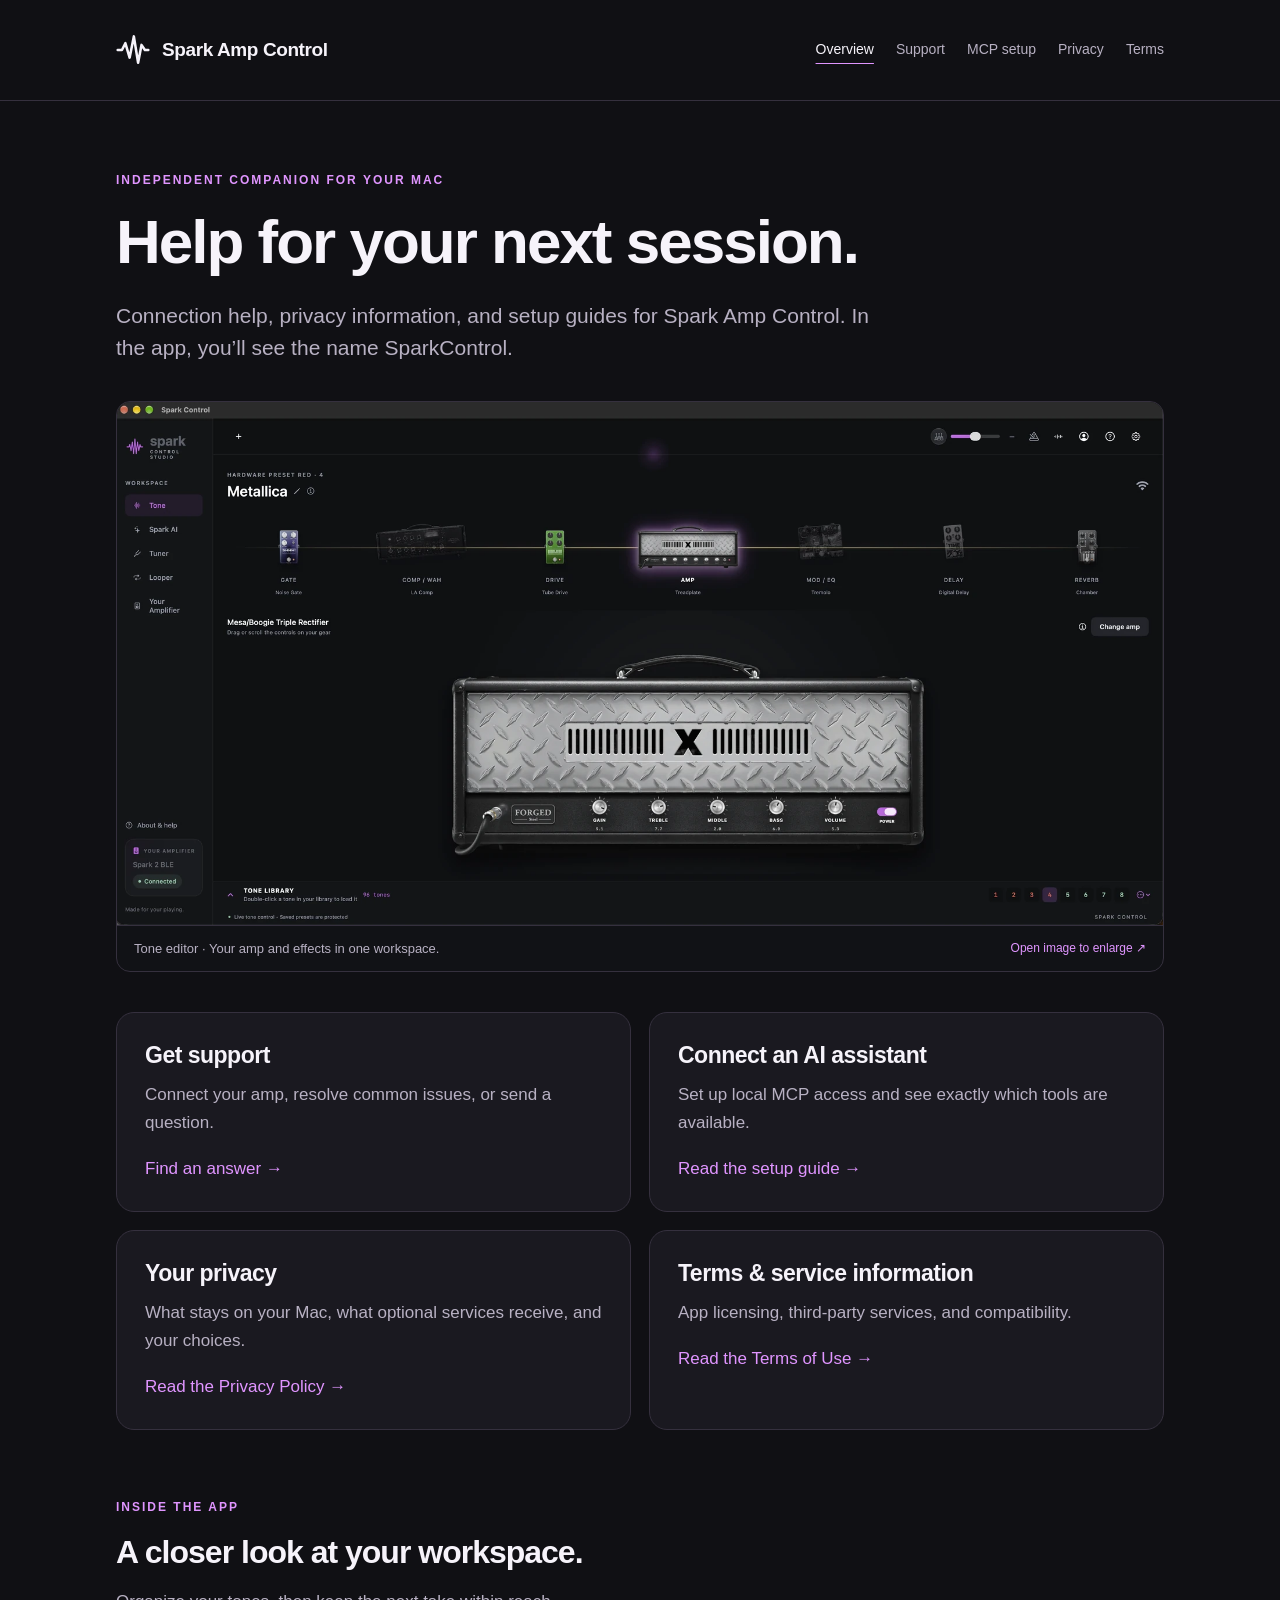
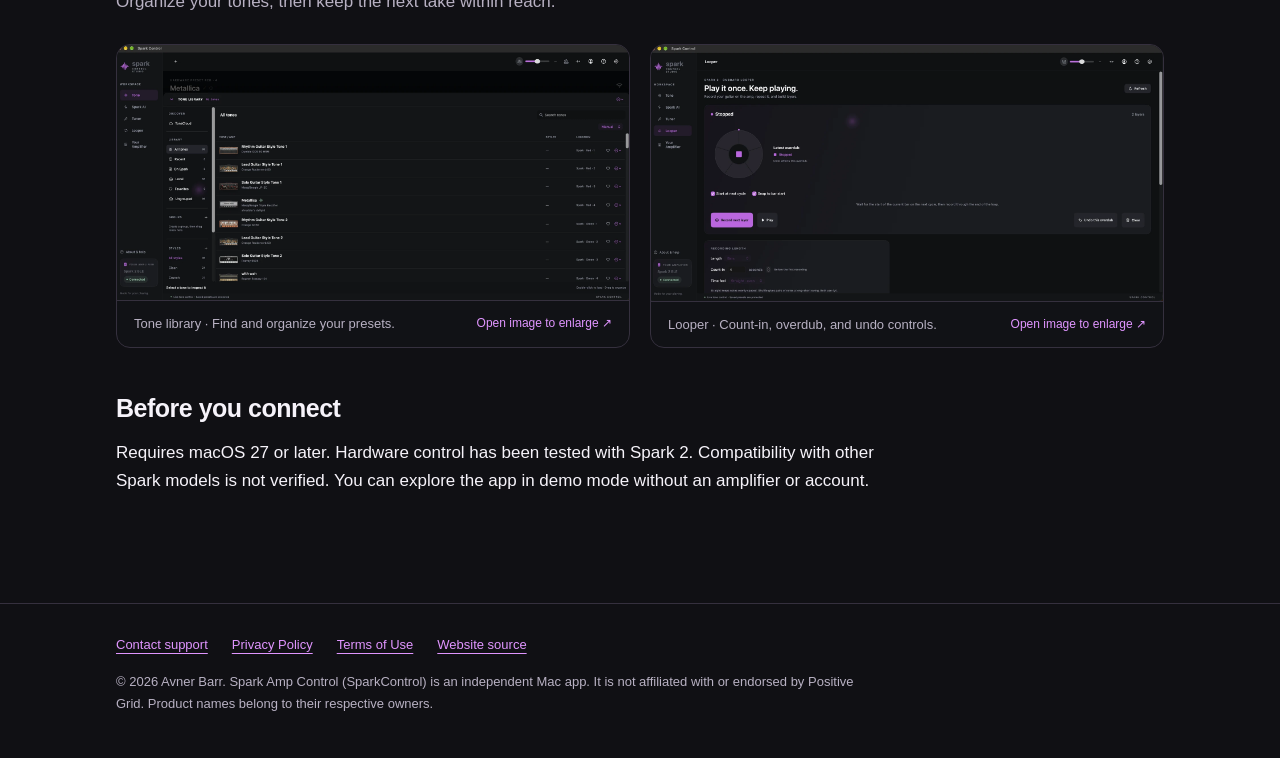
<file: index.html>
<!doctype html>
<html lang="en"><head><meta charset="utf-8"><meta name="viewport" content="width=device-width, initial-scale=1"><meta name="description" content="Help, privacy information, terms, and MCP setup for Spark Amp Control on macOS."><meta name="color-scheme" content="dark"><title>Support &amp; information · Spark Amp Control</title><link rel="stylesheet" href="./assets/site.css"><link rel="icon" type="image/svg+xml" href="./assets/icon.svg"></head>
<body><a class="skip" href="#main">Skip to content</a><header><div class="wrap header"><a class="brand" href="./index.html"><svg class="mark" viewBox="0 0 40 40" fill="none" aria-hidden="true"><path d="M2 20h5l4-8 5 17 5-25 5 31 4-21 4 6h4" stroke="currentColor" stroke-width="3" stroke-linecap="round" stroke-linejoin="round"/></svg>Spark Amp Control</a><nav aria-label="Main navigation"><a href="./index.html" aria-current="page">Overview</a><a href="./support/">Support</a><a href="./mcp/">MCP setup</a><a href="./privacy/">Privacy</a><a href="./terms/">Terms</a></nav></div></header><div class="wrap"><main id="main"><p class="eyebrow">Independent companion for your Mac</p><h1>Help for your next session.</h1><p class="lead">Connection help, privacy information, and setup guides for Spark Amp Control. In the app, you’ll see the name SparkControl.</p><figure class="product-shot hero-shot"><a href="./assets/screenshots/tone-editor.webp" target="_blank" rel="noopener" aria-label="View larger: SparkControl tone editor with an amp, effect chain, and live controls"><img src="./assets/screenshots/tone-editor.webp" alt="SparkControl tone editor with an amp, effect chain, and live controls" width="1800" height="900" fetchpriority="high" decoding="async"></a><figcaption>Tone editor · Your amp and effects in one workspace.<span>Open image to enlarge ↗</span></figcaption></figure><div class="grid"><a class="card" href="support/"><h2>Get support</h2><p>Connect your amp, resolve common issues, or send a question.</p><span class="arrow">Find an answer →</span></a><a class="card" href="mcp/"><h2>Connect an AI assistant</h2><p>Set up local MCP access and see exactly which tools are available.</p><span class="arrow">Read the setup guide →</span></a><a class="card" href="privacy/"><h2>Your privacy</h2><p>What stays on your Mac, what optional services receive, and your choices.</p><span class="arrow">Read the Privacy Policy →</span></a><a class="card" href="terms/"><h2>Terms & service information</h2><p>App licensing, third-party services, and compatibility.</p><span class="arrow">Read the Terms of Use →</span></a></div><section class="screenshot-section" aria-labelledby="workspace-heading"><p class="eyebrow">Inside the app</p><h2 id="workspace-heading">A closer look at your workspace.</h2><p class="muted">Organize your tones, then keep the next take within reach.</p><div class="screenshot-grid"><figure class="product-shot"><a href="./assets/screenshots/tone-library.webp" target="_blank" rel="noopener" aria-label="View larger: Tone library showing presets, style filters, search, and hardware locations"><img src="./assets/screenshots/tone-library.webp" alt="Tone library showing presets, style filters, search, and hardware locations" width="1800" height="898" loading="lazy" decoding="async"></a><figcaption>Tone library · Find and organize your presets.<span>Open image to enlarge ↗</span></figcaption></figure><figure class="product-shot"><a href="./assets/screenshots/looper.webp" target="_blank" rel="noopener" aria-label="View larger: Onboard looper controls showing a stopped latest overdub, count-in, and snap options"><img src="./assets/screenshots/looper.webp" alt="Onboard looper controls showing a stopped latest overdub, count-in, and snap options" width="1800" height="900" loading="lazy" decoding="async"></a><figcaption>Looper · Count-in, overdub, and undo controls.<span>Open image to enlarge ↗</span></figcaption></figure></div></section><div class="prose"><h2>Before you connect</h2><p>Requires macOS 27 or later. Hardware control has been tested with Spark 2. Compatibility with other Spark models is not verified. You can explore the app in demo mode without an amplifier or account.</p></div></main></div><footer><div class="wrap"><div class="footer-links"><a href="./support/">Contact support</a><a href="./privacy/">Privacy Policy</a><a href="./terms/">Terms of Use</a><a href="https://github.com/sparkcontrolapp/tos">Website source</a></div><p>© 2026 Avner Barr. Spark Amp Control (SparkControl) is an independent Mac app. It is not affiliated with or endorsed by Positive Grid. Product names belong to their respective owners.</p></div></footer></body></html>
</file>
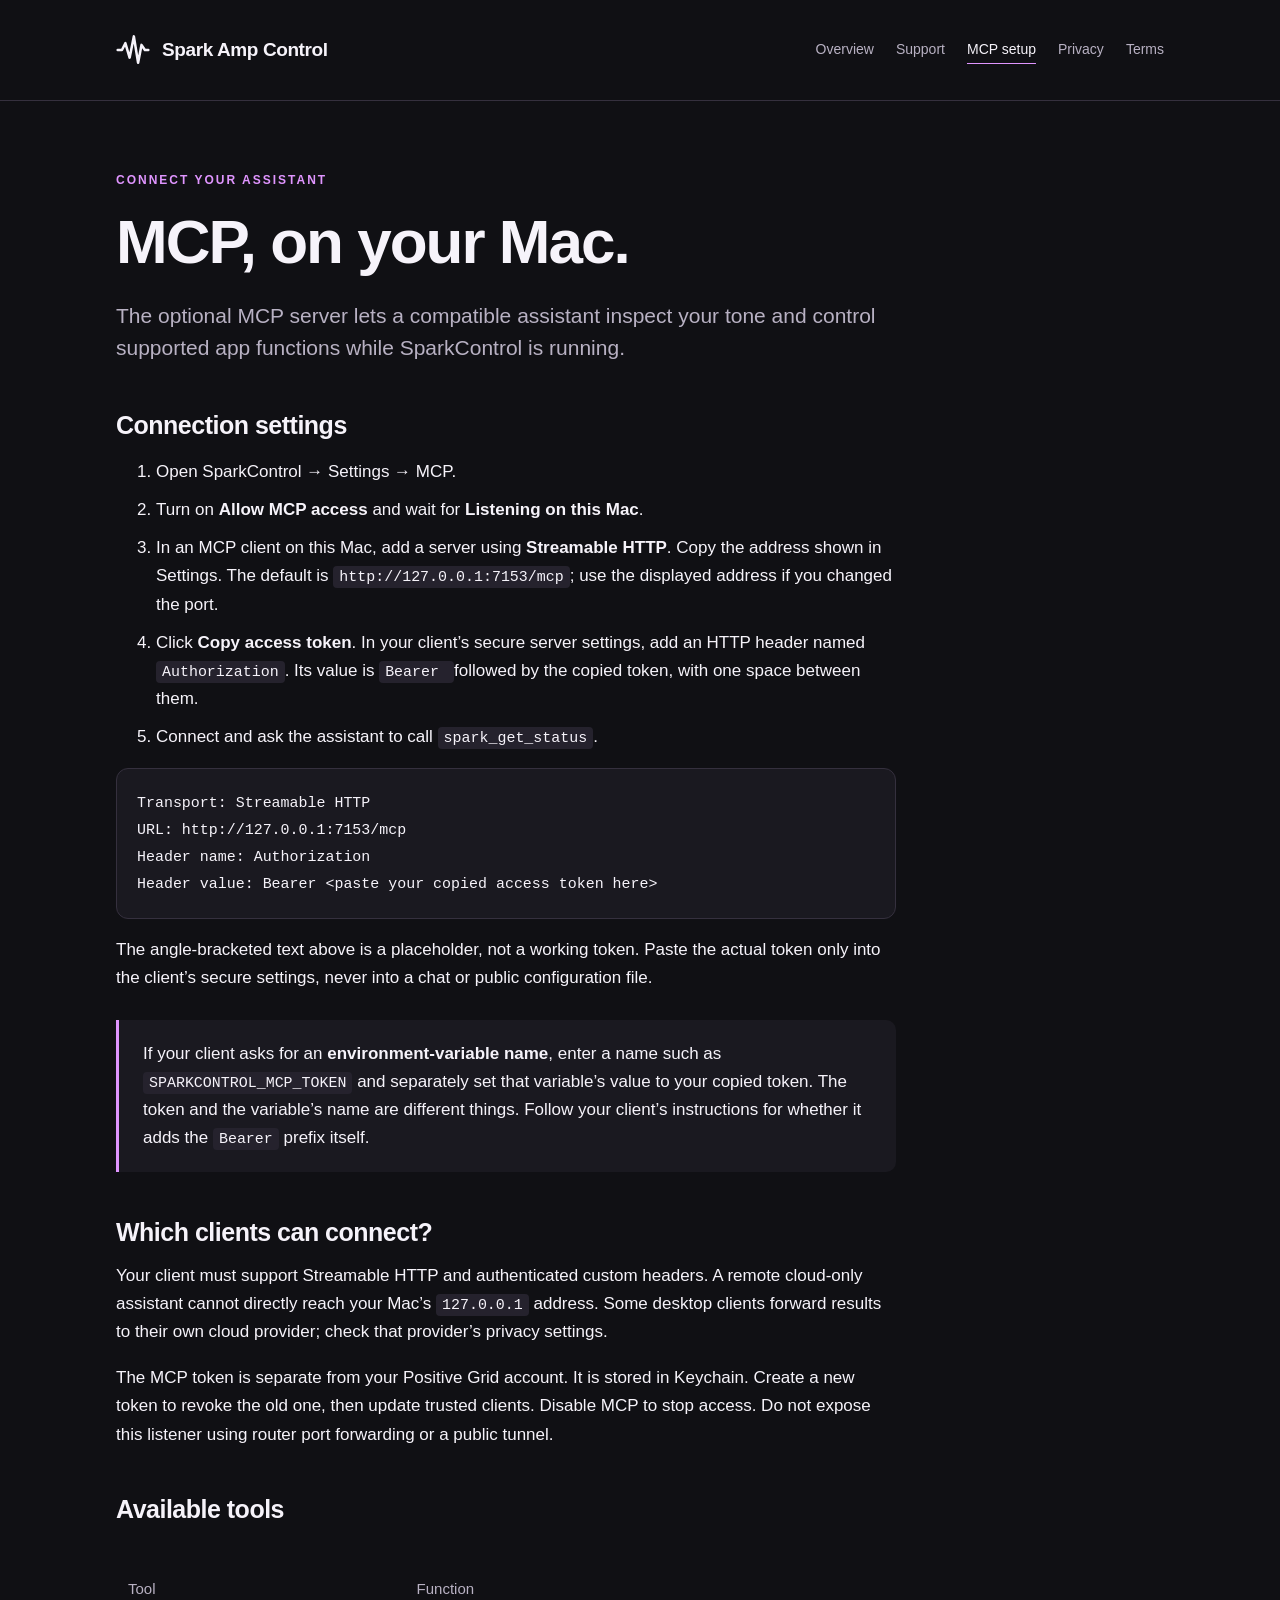
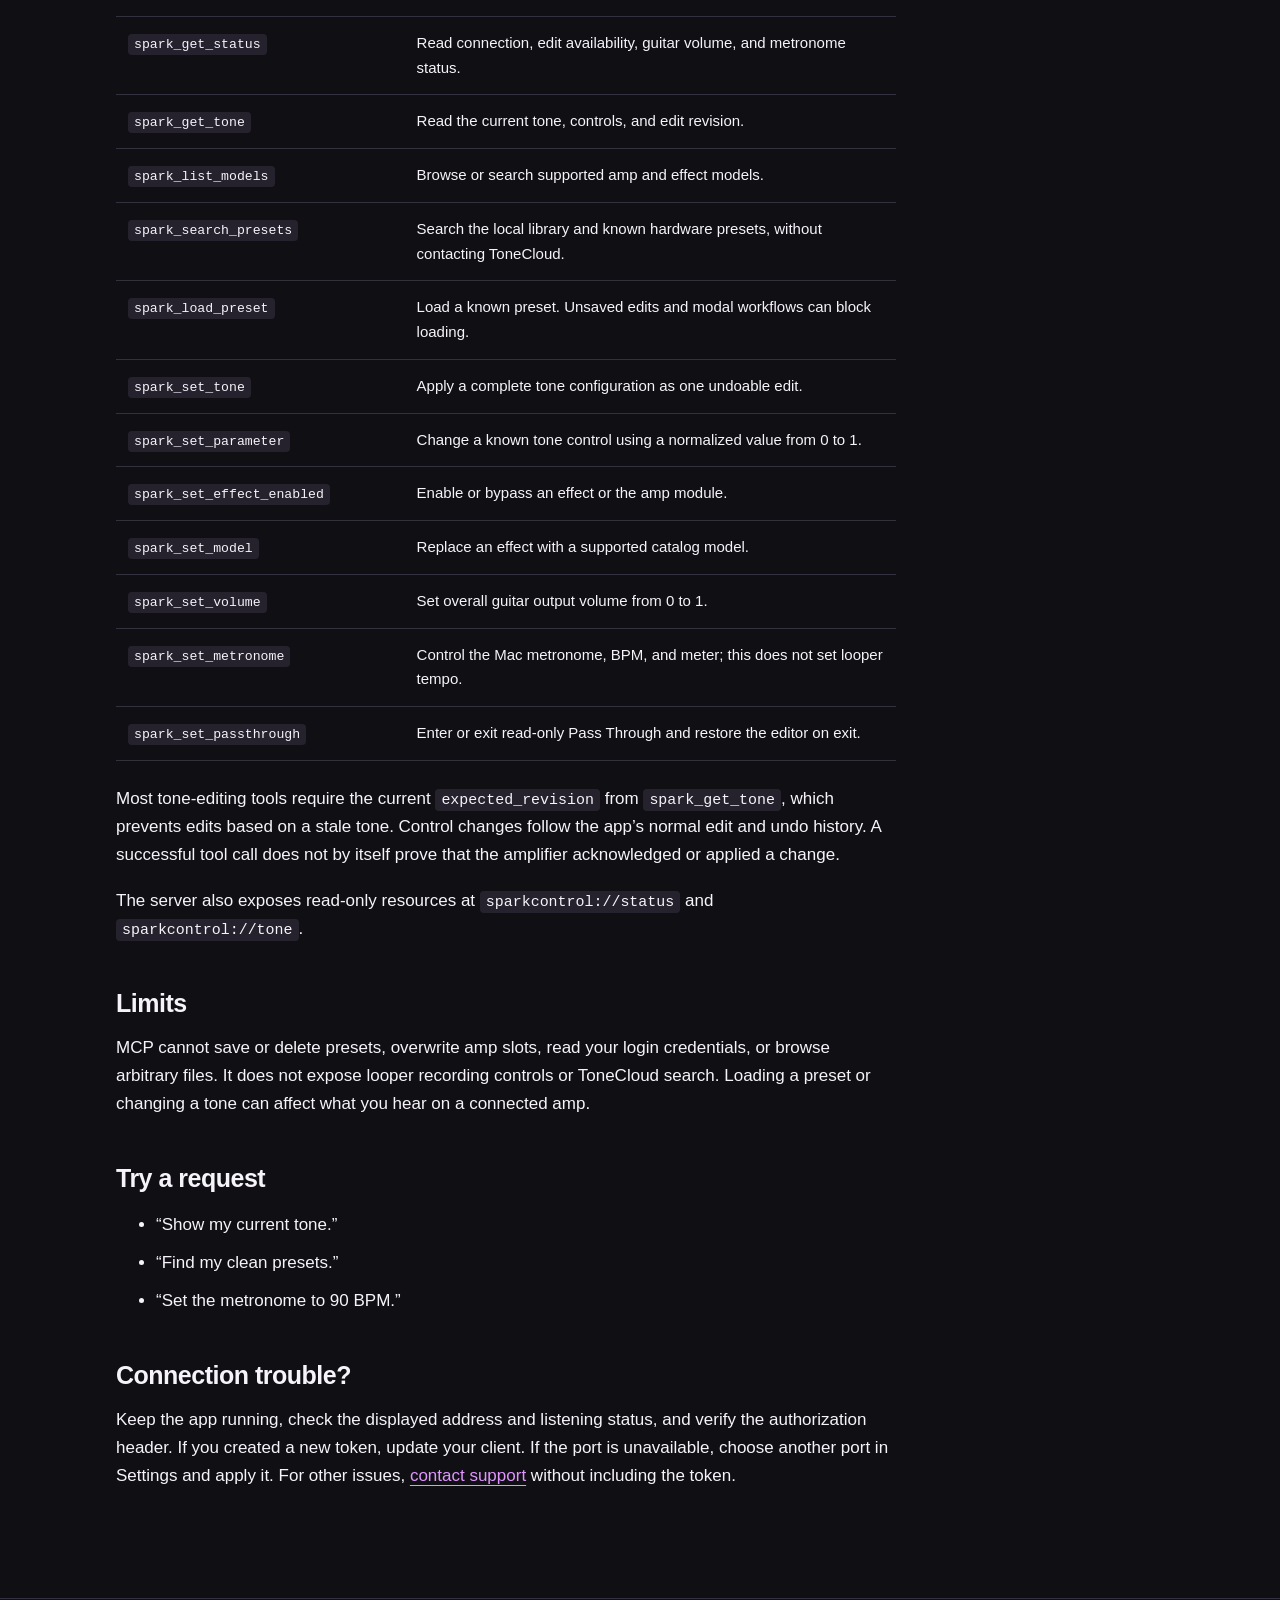
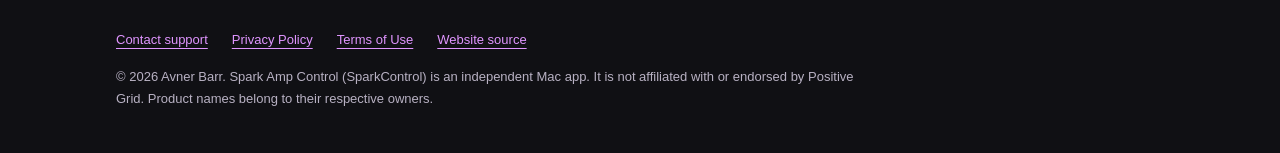
<file: mcp/index.html>
<!doctype html>
<html lang="en"><head><meta charset="utf-8"><meta name="viewport" content="width=device-width, initial-scale=1"><meta name="description" content="Connect a compatible AI assistant to the optional local SparkControl MCP server and learn which tools it exposes."><meta name="color-scheme" content="dark"><title>MCP setup · Spark Amp Control</title><link rel="stylesheet" href="../assets/site.css"><link rel="icon" type="image/svg+xml" href="../assets/icon.svg"></head>
<body><a class="skip" href="#main">Skip to content</a><header><div class="wrap header"><a class="brand" href="../index.html"><svg class="mark" viewBox="0 0 40 40" fill="none" aria-hidden="true"><path d="M2 20h5l4-8 5 17 5-25 5 31 4-21 4 6h4" stroke="currentColor" stroke-width="3" stroke-linecap="round" stroke-linejoin="round"/></svg>Spark Amp Control</a><nav aria-label="Main navigation"><a href="../index.html">Overview</a><a href="../support/">Support</a><a href="../mcp/" aria-current="page">MCP setup</a><a href="../privacy/">Privacy</a><a href="../terms/">Terms</a></nav></div></header><div class="wrap"><main id="main"><p class="eyebrow">Connect your assistant</p><h1>MCP, on your Mac.</h1><p class="lead">The optional MCP server lets a compatible assistant inspect your tone and control supported app functions while SparkControl is running.</p><div class="prose"><h2>Connection settings</h2><ol><li>Open SparkControl → Settings → MCP.</li><li>Turn on <strong>Allow MCP access</strong> and wait for <strong>Listening on this Mac</strong>.</li><li>In an MCP client on this Mac, add a server using <strong>Streamable HTTP</strong>. Copy the address shown in Settings. The default is <code>http://127.0.0.1:7153/mcp</code>; use the displayed address if you changed the port.</li><li>Click <strong>Copy access token</strong>. In your client’s secure server settings, add an HTTP header named <code>Authorization</code>. Its value is <code>Bearer </code> followed by the copied token, with one space between them.</li><li>Connect and ask the assistant to call <code>spark_get_status</code>.</li></ol><pre><code>Transport: Streamable HTTP
URL: http://127.0.0.1:7153/mcp
Header name: Authorization
Header value: Bearer &lt;paste your copied access token here&gt;</code></pre><p>The angle-bracketed text above is a placeholder, not a working token. Paste the actual token only into the client’s secure settings, never into a chat or public configuration file.</p><div class="note"><p>If your client asks for an <strong>environment-variable name</strong>, enter a name such as <code>SPARKCONTROL_MCP_TOKEN</code> and separately set that variable’s value to your copied token. The token and the variable’s name are different things. Follow your client’s instructions for whether it adds the <code>Bearer</code> prefix itself.</p></div><h2>Which clients can connect?</h2><p>Your client must support Streamable HTTP and authenticated custom headers. A remote cloud-only assistant cannot directly reach your Mac’s <code>127.0.0.1</code> address. Some desktop clients forward results to their own cloud provider; check that provider’s privacy settings.</p><p>The MCP token is separate from your Positive Grid account. It is stored in Keychain. Create a new token to revoke the old one, then update trusted clients. Disable MCP to stop access. Do not expose this listener using router port forwarding or a public tunnel.</p><h2>Available tools</h2><div class="table-wrap"><table><thead><tr><th scope="col">Tool</th><th scope="col">Function</th></tr></thead><tbody><tr><td><code>spark_get_status</code></td><td>Read connection, edit availability, guitar volume, and metronome status.</td></tr><tr><td><code>spark_get_tone</code></td><td>Read the current tone, controls, and edit revision.</td></tr><tr><td><code>spark_list_models</code></td><td>Browse or search supported amp and effect models.</td></tr><tr><td><code>spark_search_presets</code></td><td>Search the local library and known hardware presets, without contacting ToneCloud.</td></tr><tr><td><code>spark_load_preset</code></td><td>Load a known preset. Unsaved edits and modal workflows can block loading.</td></tr><tr><td><code>spark_set_tone</code></td><td>Apply a complete tone configuration as one undoable edit.</td></tr><tr><td><code>spark_set_parameter</code></td><td>Change a known tone control using a normalized value from 0 to 1.</td></tr><tr><td><code>spark_set_effect_enabled</code></td><td>Enable or bypass an effect or the amp module.</td></tr><tr><td><code>spark_set_model</code></td><td>Replace an effect with a supported catalog model.</td></tr><tr><td><code>spark_set_volume</code></td><td>Set overall guitar output volume from 0 to 1.</td></tr><tr><td><code>spark_set_metronome</code></td><td>Control the Mac metronome, BPM, and meter; this does not set looper tempo.</td></tr><tr><td><code>spark_set_passthrough</code></td><td>Enter or exit read-only Pass Through and restore the editor on exit.</td></tr></tbody></table></div><p>Most tone-editing tools require the current <code>expected_revision</code> from <code>spark_get_tone</code>, which prevents edits based on a stale tone. Control changes follow the app’s normal edit and undo history. A successful tool call does not by itself prove that the amplifier acknowledged or applied a change.</p><p>The server also exposes read-only resources at <code>sparkcontrol://status</code> and <code>sparkcontrol://tone</code>.</p><h2>Limits</h2><p>MCP cannot save or delete presets, overwrite amp slots, read your login credentials, or browse arbitrary files. It does not expose looper recording controls or ToneCloud search. Loading a preset or changing a tone can affect what you hear on a connected amp.</p><h2>Try a request</h2><ul><li>“Show my current tone.”</li><li>“Find my clean presets.”</li><li>“Set the metronome to 90 BPM.”</li></ul><h2>Connection trouble?</h2><p>Keep the app running, check the displayed address and listening status, and verify the authorization header. If you created a new token, update your client. If the port is unavailable, choose another port in Settings and apply it. For other issues, <a href="../support/">contact support</a> without including the token.</p></div></main></div><footer><div class="wrap"><div class="footer-links"><a href="../support/">Contact support</a><a href="../privacy/">Privacy Policy</a><a href="../terms/">Terms of Use</a><a href="https://github.com/sparkcontrolapp/tos">Website source</a></div><p>© 2026 Avner Barr. Spark Amp Control (SparkControl) is an independent Mac app. It is not affiliated with or endorsed by Positive Grid. Product names belong to their respective owners.</p></div></footer></body></html>
</file>
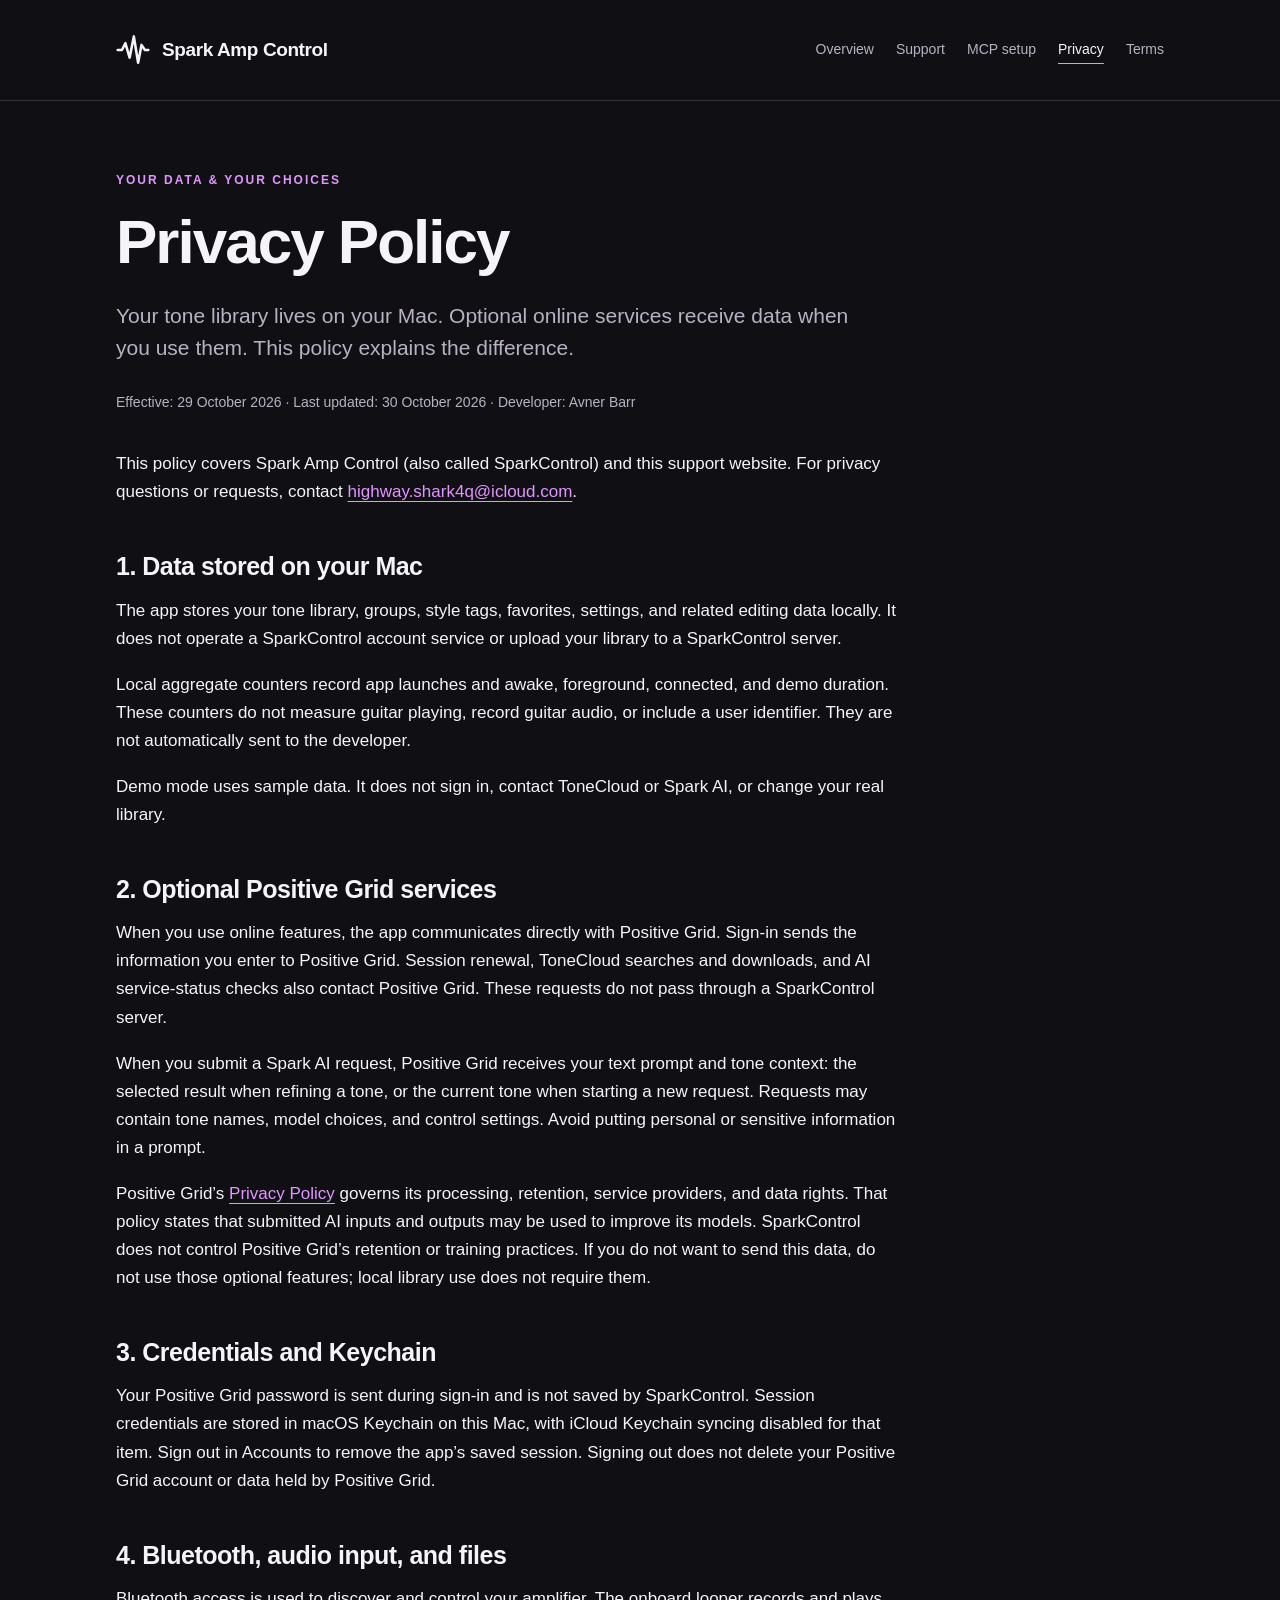
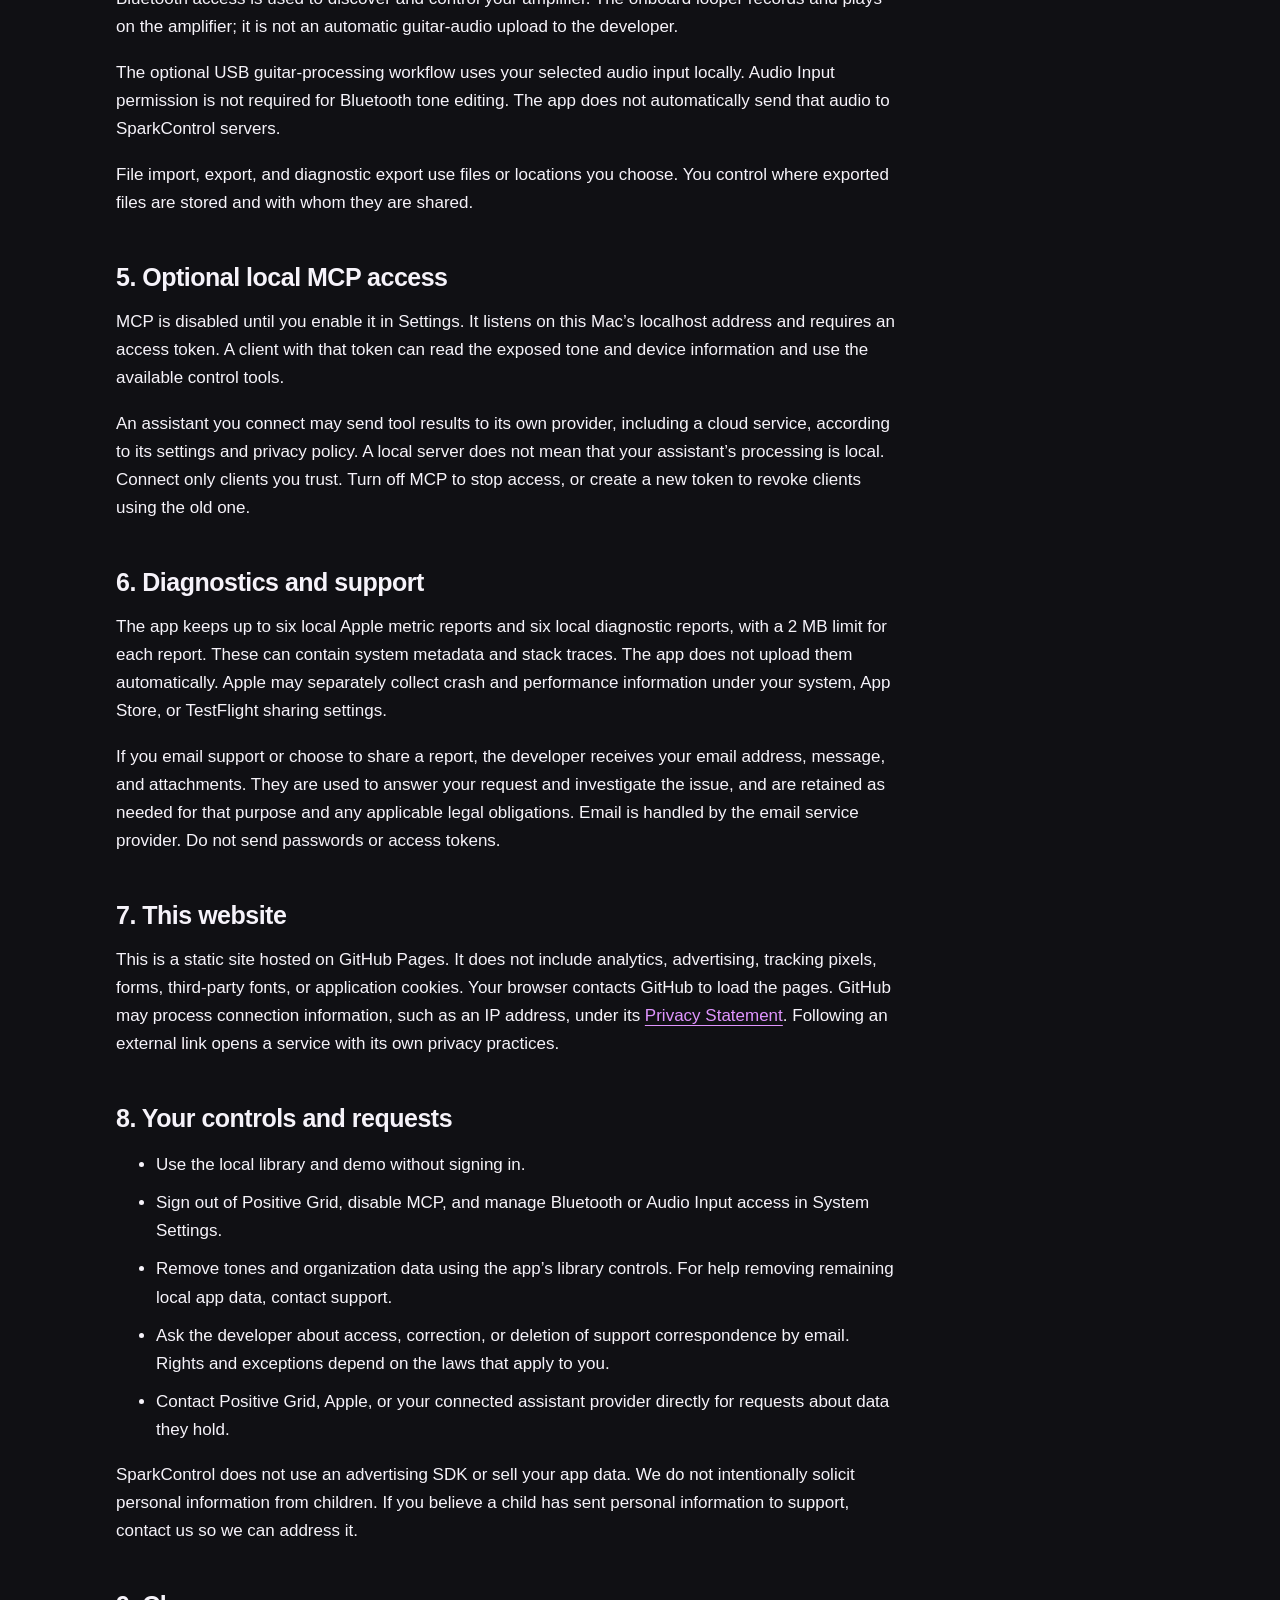
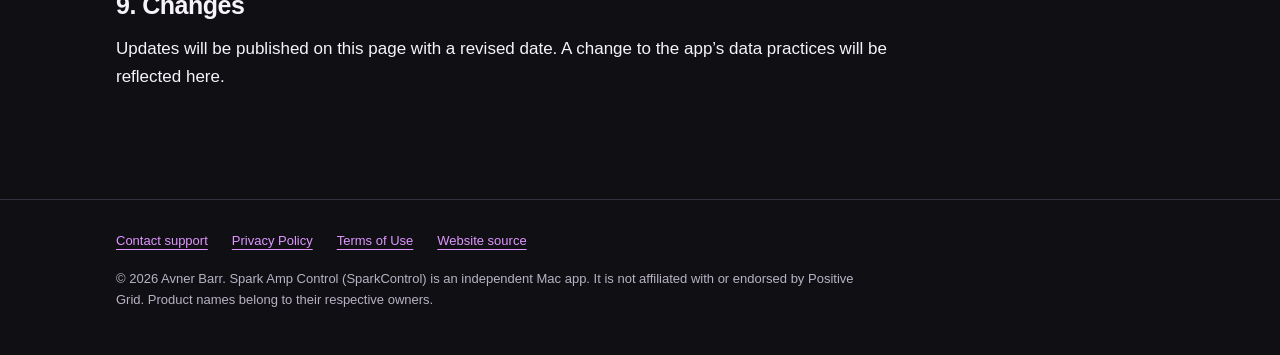
<file: privacy/index.html>
<!doctype html>
<html lang="en"><head><meta charset="utf-8"><meta name="viewport" content="width=device-width, initial-scale=1"><meta name="description" content="How Spark Amp Control handles local data, optional Positive Grid services, MCP access, diagnostics, and support emails."><meta name="color-scheme" content="dark"><title>Privacy Policy · Spark Amp Control</title><link rel="stylesheet" href="../assets/site.css"><link rel="icon" type="image/svg+xml" href="../assets/icon.svg"></head>
<body><a class="skip" href="#main">Skip to content</a><header><div class="wrap header"><a class="brand" href="../index.html"><svg class="mark" viewBox="0 0 40 40" fill="none" aria-hidden="true"><path d="M2 20h5l4-8 5 17 5-25 5 31 4-21 4 6h4" stroke="currentColor" stroke-width="3" stroke-linecap="round" stroke-linejoin="round"/></svg>Spark Amp Control</a><nav aria-label="Main navigation"><a href="../index.html">Overview</a><a href="../support/">Support</a><a href="../mcp/">MCP setup</a><a href="../privacy/" aria-current="page">Privacy</a><a href="../terms/">Terms</a></nav></div></header><div class="wrap"><main id="main"><p class="eyebrow">Your data & your choices</p><h1>Privacy Policy</h1><p class="lead">Your tone library lives on your Mac. Optional online services receive data when you use them. This policy explains the difference.</p><p class="meta">Effective: 29 October 2026 · Last updated: 30 October 2026 · Developer: Avner Barr</p><div class="prose"><p>This policy covers Spark Amp Control (also called SparkControl) and this support website. For privacy questions or requests, contact <a href="mailto:highway.shark4q@icloud.com">highway.shark4q@icloud.com</a>.</p><h2>1. Data stored on your Mac</h2><p>The app stores your tone library, groups, style tags, favorites, settings, and related editing data locally. It does not operate a SparkControl account service or upload your library to a SparkControl server.</p><p>Local aggregate counters record app launches and awake, foreground, connected, and demo duration. These counters do not measure guitar playing, record guitar audio, or include a user identifier. They are not automatically sent to the developer.</p><p>Demo mode uses sample data. It does not sign in, contact ToneCloud or Spark AI, or change your real library.</p><h2>2. Optional Positive Grid services</h2><p>When you use online features, the app communicates directly with Positive Grid. Sign-in sends the information you enter to Positive Grid. Session renewal, ToneCloud searches and downloads, and AI service-status checks also contact Positive Grid. These requests do not pass through a SparkControl server.</p><p>When you submit a Spark AI request, Positive Grid receives your text prompt and tone context: the selected result when refining a tone, or the current tone when starting a new request. Requests may contain tone names, model choices, and control settings. Avoid putting personal or sensitive information in a prompt.</p><p>Positive Grid’s <a href="https://www.positivegrid.com/pages/privacy-policy">Privacy Policy</a> governs its processing, retention, service providers, and data rights. That policy states that submitted AI inputs and outputs may be used to improve its models. SparkControl does not control Positive Grid’s retention or training practices. If you do not want to send this data, do not use those optional features; local library use does not require them.</p><h2>3. Credentials and Keychain</h2><p>Your Positive Grid password is sent during sign-in and is not saved by SparkControl. Session credentials are stored in macOS Keychain on this Mac, with iCloud Keychain syncing disabled for that item. Sign out in Accounts to remove the app’s saved session. Signing out does not delete your Positive Grid account or data held by Positive Grid.</p><h2>4. Bluetooth, audio input, and files</h2><p>Bluetooth access is used to discover and control your amplifier. The onboard looper records and plays on the amplifier; it is not an automatic guitar-audio upload to the developer.</p><p>The optional USB guitar-processing workflow uses your selected audio input locally. Audio Input permission is not required for Bluetooth tone editing. The app does not automatically send that audio to SparkControl servers.</p><p>File import, export, and diagnostic export use files or locations you choose. You control where exported files are stored and with whom they are shared.</p><h2>5. Optional local MCP access</h2><p>MCP is disabled until you enable it in Settings. It listens on this Mac’s localhost address and requires an access token. A client with that token can read the exposed tone and device information and use the available control tools.</p><p>An assistant you connect may send tool results to its own provider, including a cloud service, according to its settings and privacy policy. A local server does not mean that your assistant’s processing is local. Connect only clients you trust. Turn off MCP to stop access, or create a new token to revoke clients using the old one.</p><h2>6. Diagnostics and support</h2><p>The app keeps up to six local Apple metric reports and six local diagnostic reports, with a 2 MB limit for each report. These can contain system metadata and stack traces. The app does not upload them automatically. Apple may separately collect crash and performance information under your system, App Store, or TestFlight sharing settings.</p><p>If you email support or choose to share a report, the developer receives your email address, message, and attachments. They are used to answer your request and investigate the issue, and are retained as needed for that purpose and any applicable legal obligations. Email is handled by the email service provider. Do not send passwords or access tokens.</p><h2>7. This website</h2><p>This is a static site hosted on GitHub Pages. It does not include analytics, advertising, tracking pixels, forms, third-party fonts, or application cookies. Your browser contacts GitHub to load the pages. GitHub may process connection information, such as an IP address, under its <a href="https://docs.github.com/en/site-policy/privacy-policies/github-general-privacy-statement">Privacy Statement</a>. Following an external link opens a service with its own privacy practices.</p><h2>8. Your controls and requests</h2><ul><li>Use the local library and demo without signing in.</li><li>Sign out of Positive Grid, disable MCP, and manage Bluetooth or Audio Input access in System Settings.</li><li>Remove tones and organization data using the app’s library controls. For help removing remaining local app data, contact support.</li><li>Ask the developer about access, correction, or deletion of support correspondence by email. Rights and exceptions depend on the laws that apply to you.</li><li>Contact Positive Grid, Apple, or your connected assistant provider directly for requests about data they hold.</li></ul><p>SparkControl does not use an advertising SDK or sell your app data. We do not intentionally solicit personal information from children. If you believe a child has sent personal information to support, contact us so we can address it.</p><h2>9. Changes</h2><p>Updates will be published on this page with a revised date. A change to the app’s data practices will be reflected here.</p></div></main></div><footer><div class="wrap"><div class="footer-links"><a href="../support/">Contact support</a><a href="../privacy/">Privacy Policy</a><a href="../terms/">Terms of Use</a><a href="https://github.com/sparkcontrolapp/tos">Website source</a></div><p>© 2026 Avner Barr. Spark Amp Control (SparkControl) is an independent Mac app. It is not affiliated with or endorsed by Positive Grid. Product names belong to their respective owners.</p></div></footer></body></html>
</file>
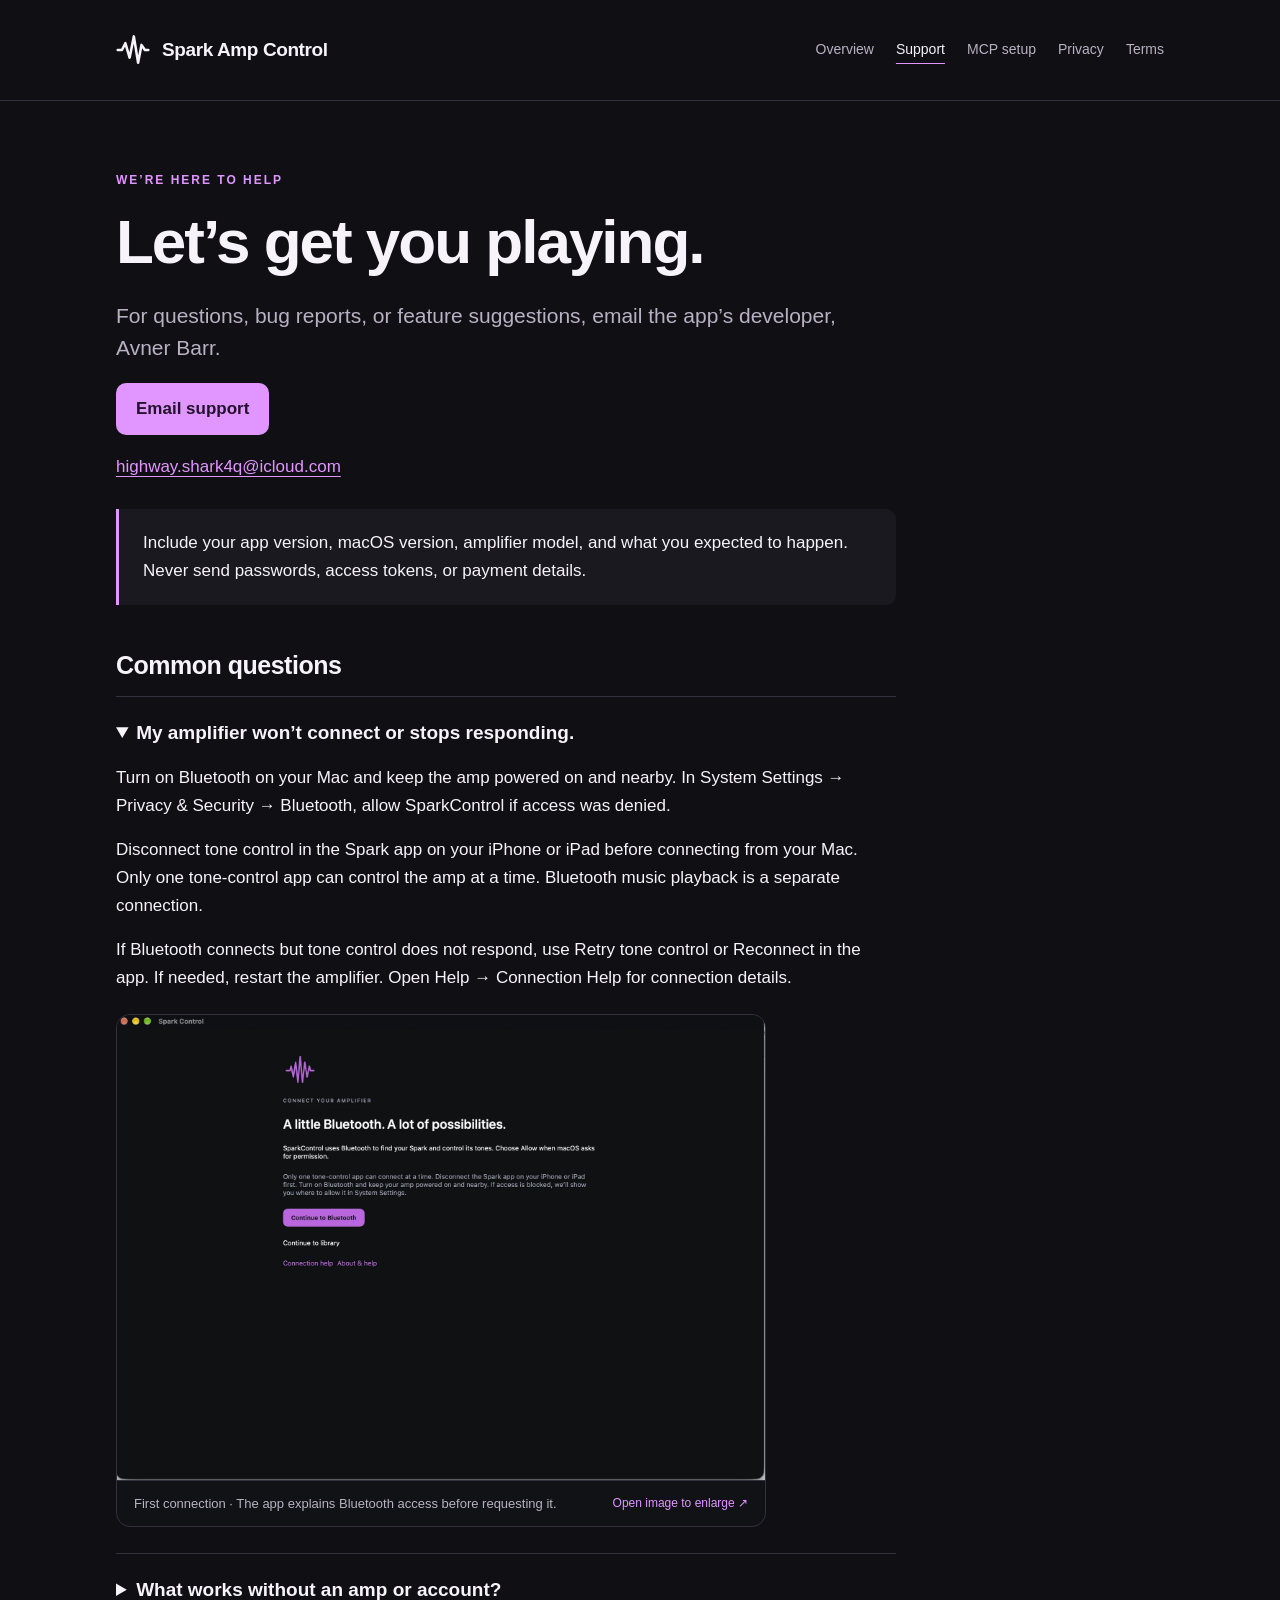
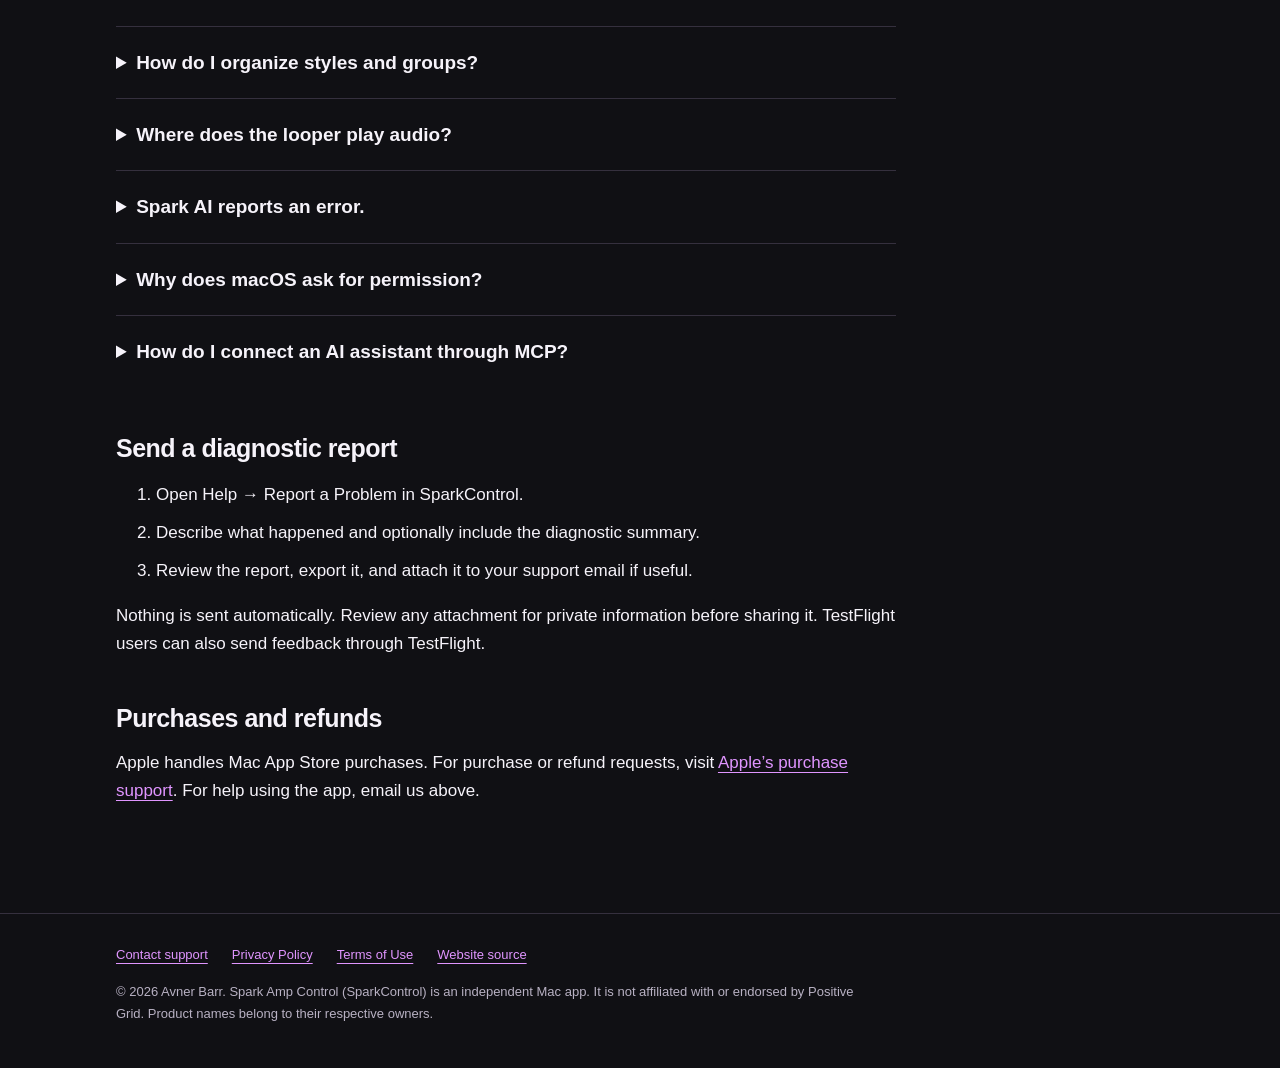
<file: support/index.html>
<!doctype html>
<html lang="en"><head><meta charset="utf-8"><meta name="viewport" content="width=device-width, initial-scale=1"><meta name="description" content="Contact Spark Amp Control support and find help with Bluetooth, presets, Spark AI, permissions, and the looper."><meta name="color-scheme" content="dark"><title>Support · Spark Amp Control</title><link rel="stylesheet" href="../assets/site.css"><link rel="icon" type="image/svg+xml" href="../assets/icon.svg"></head>
<body><a class="skip" href="#main">Skip to content</a><header><div class="wrap header"><a class="brand" href="../index.html"><svg class="mark" viewBox="0 0 40 40" fill="none" aria-hidden="true"><path d="M2 20h5l4-8 5 17 5-25 5 31 4-21 4 6h4" stroke="currentColor" stroke-width="3" stroke-linecap="round" stroke-linejoin="round"/></svg>Spark Amp Control</a><nav aria-label="Main navigation"><a href="../index.html">Overview</a><a href="../support/" aria-current="page">Support</a><a href="../mcp/">MCP setup</a><a href="../privacy/">Privacy</a><a href="../terms/">Terms</a></nav></div></header><div class="wrap"><main id="main"><p class="eyebrow">We’re here to help</p><h1>Let’s get you playing.</h1><p class="lead">For questions, bug reports, or feature suggestions, email the app’s developer, Avner Barr.</p><p><a class="button" href="mailto:highway.shark4q@icloud.com?subject=Spark%20Amp%20Control%20support">Email support</a></p><p><a href="mailto:highway.shark4q@icloud.com">highway.shark4q@icloud.com</a></p><div class="prose"><div class="note"><p>Include your app version, macOS version, amplifier model, and what you expected to happen. Never send passwords, access tokens, or payment details.</p></div><h2>Common questions</h2><details open><summary>My amplifier won’t connect or stops responding.</summary><p>Turn on Bluetooth on your Mac and keep the amp powered on and nearby. In System Settings → Privacy &amp; Security → Bluetooth, allow SparkControl if access was denied.</p><p>Disconnect tone control in the Spark app on your iPhone or iPad before connecting from your Mac. Only one tone-control app can control the amp at a time. Bluetooth music playback is a separate connection.</p><p>If Bluetooth connects but tone control does not respond, use Retry tone control or Reconnect in the app. If needed, restart the amplifier. Open Help → Connection Help for connection details.</p><figure class="product-shot"><a href="../assets/screenshots/bluetooth-setup.webp" target="_blank" rel="noopener" aria-label="View larger: SparkControl explains Bluetooth permission before connecting an amplifier"><img src="../assets/screenshots/bluetooth-setup.webp" alt="SparkControl explains Bluetooth permission before connecting an amplifier" width="1800" height="1291" loading="lazy" decoding="async"></a><figcaption>First connection · The app explains Bluetooth access before requesting it.<span>Open image to enlarge ↗</span></figcaption></figure></details><details><summary>What works without an amp or account?</summary><p>Your local library works without an amplifier. Choose Explore demo to try the editor and other workflows using sample presets and simulated actions. Demo does not produce guitar audio, contact online services, or change your real library.</p><p>ToneCloud browsing does not require sign-in. Spark AI requires a Positive Grid account and internet access.</p></details><details><summary>How do I organize styles and groups?</summary><p>In the Tone library, drag a tone onto a style or group in the sidebar. A tone can have multiple tags without creating extra copies. Use a tone’s actions menu to change its tags. Use a style’s context menu to delete that style; deleting a style does not delete the tones assigned to it.</p><p>Click a selected style again to deselect it. Selected style rows are highlighted.</p></details><details><summary>Where does the looper play audio?</summary><p>The onboard looper records and plays on the amplifier. It does not stream the recorded loop to your Mac. Turn up the amp’s loop volume and verify its playback state. Controls and simulated progress in demo mode do not produce sound.</p><p>The app exposes undo/redo for the latest overdub; it does not offer independent deletion of arbitrary recorded layers.</p></details><details><summary>Spark AI reports an error.</summary><p>Check your internet connection and your account status in Settings → Accounts. If your session has expired, sign in again. Wait for the current request to finish before submitting another one.</p><p>Positive Grid operates the AI service. Availability, account access, and model support can affect results. Include the displayed error in your support email, but remove personal information. Avoid sending the full prompt if it contains private details.</p></details><details><summary>Why does macOS ask for permission?</summary><p>Bluetooth access lets SparkControl discover and control your amplifier. Audio Input access is used only by the optional USB guitar-processing workflow; it is not needed for Bluetooth tone editing. macOS may show that permission under Microphone even when the input is a USB interface.</p><p>Keychain stores the app’s Positive Grid session and MCP token. macOS can ask to approve access to those items, particularly if the app’s signing identity changes. The app does not request access to all your saved passwords.</p></details><details><summary>How do I connect an AI assistant through MCP?</summary><p>Enable MCP in Settings, use the local server address, and provide its access token in your MCP client. See the <a href="../mcp/">complete MCP setup and tool list</a>.</p></details><h2>Send a diagnostic report</h2><ol><li>Open Help → Report a Problem in SparkControl.</li><li>Describe what happened and optionally include the diagnostic summary.</li><li>Review the report, export it, and attach it to your support email if useful.</li></ol><p>Nothing is sent automatically. Review any attachment for private information before sharing it. TestFlight users can also send feedback through TestFlight.</p><h2>Purchases and refunds</h2><p>Apple handles Mac App Store purchases. For purchase or refund requests, visit <a href="https://reportaproblem.apple.com/">Apple’s purchase support</a>. For help using the app, email us above.</p></div></main></div><footer><div class="wrap"><div class="footer-links"><a href="../support/">Contact support</a><a href="../privacy/">Privacy Policy</a><a href="../terms/">Terms of Use</a><a href="https://github.com/sparkcontrolapp/tos">Website source</a></div><p>© 2026 Avner Barr. Spark Amp Control (SparkControl) is an independent Mac app. It is not affiliated with or endorsed by Positive Grid. Product names belong to their respective owners.</p></div></footer></body></html>
</file>
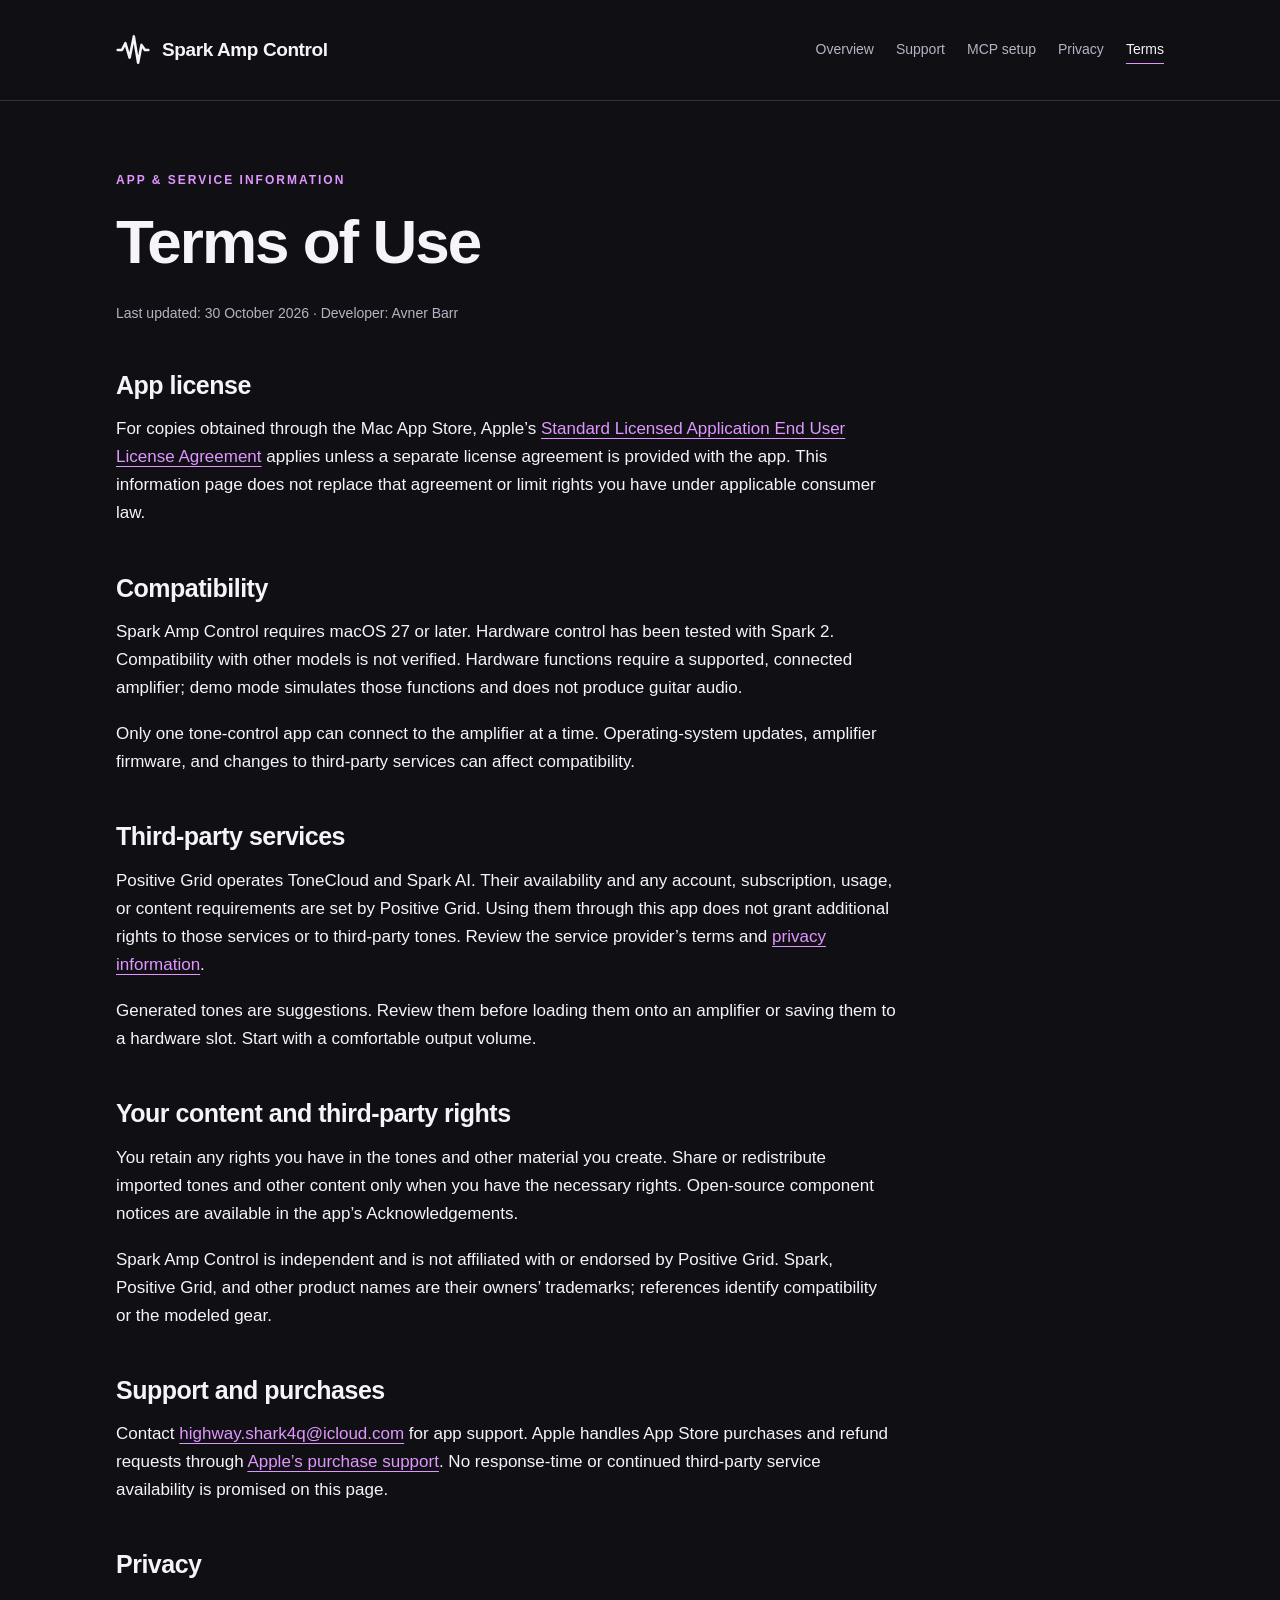
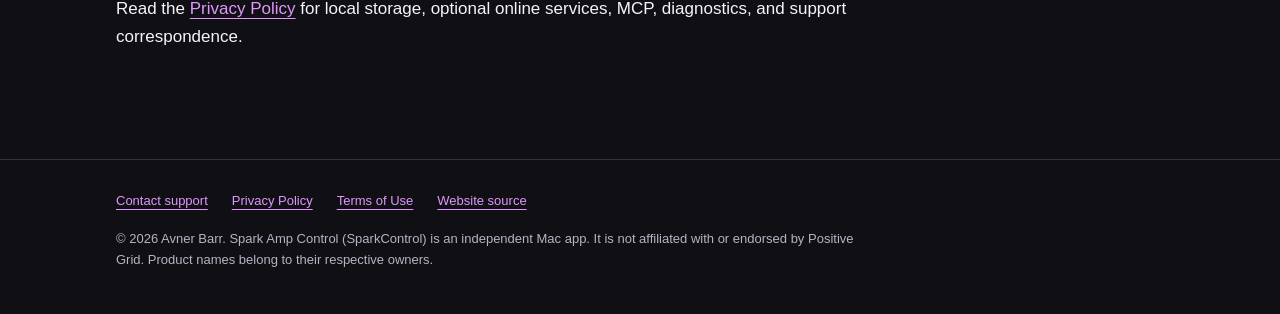
<file: terms/index.html>
<!doctype html>
<html lang="en"><head><meta charset="utf-8"><meta name="viewport" content="width=device-width, initial-scale=1"><meta name="description" content="Licensing and service information for Spark Amp Control, an independent macOS app."><meta name="color-scheme" content="dark"><title>Terms of Use · Spark Amp Control</title><link rel="stylesheet" href="../assets/site.css"><link rel="icon" type="image/svg+xml" href="../assets/icon.svg"></head>
<body><a class="skip" href="#main">Skip to content</a><header><div class="wrap header"><a class="brand" href="../index.html"><svg class="mark" viewBox="0 0 40 40" fill="none" aria-hidden="true"><path d="M2 20h5l4-8 5 17 5-25 5 31 4-21 4 6h4" stroke="currentColor" stroke-width="3" stroke-linecap="round" stroke-linejoin="round"/></svg>Spark Amp Control</a><nav aria-label="Main navigation"><a href="../index.html">Overview</a><a href="../support/">Support</a><a href="../mcp/">MCP setup</a><a href="../privacy/">Privacy</a><a href="../terms/" aria-current="page">Terms</a></nav></div></header><div class="wrap"><main id="main"><p class="eyebrow">App & service information</p><h1>Terms of Use</h1><p class="meta">Last updated: 30 October 2026 · Developer: Avner Barr</p><div class="prose"><h2>App license</h2><p>For copies obtained through the Mac App Store, Apple’s <a href="https://www.apple.com/legal/macapps/stdeula/">Standard Licensed Application End User License Agreement</a> applies unless a separate license agreement is provided with the app. This information page does not replace that agreement or limit rights you have under applicable consumer law.</p><h2>Compatibility</h2><p>Spark Amp Control requires macOS 27 or later. Hardware control has been tested with Spark 2. Compatibility with other models is not verified. Hardware functions require a supported, connected amplifier; demo mode simulates those functions and does not produce guitar audio.</p><p>Only one tone-control app can connect to the amplifier at a time. Operating-system updates, amplifier firmware, and changes to third-party services can affect compatibility.</p><h2>Third-party services</h2><p>Positive Grid operates ToneCloud and Spark AI. Their availability and any account, subscription, usage, or content requirements are set by Positive Grid. Using them through this app does not grant additional rights to those services or to third-party tones. Review the service provider’s terms and <a href="https://www.positivegrid.com/pages/privacy-policy">privacy information</a>.</p><p>Generated tones are suggestions. Review them before loading them onto an amplifier or saving them to a hardware slot. Start with a comfortable output volume.</p><h2>Your content and third-party rights</h2><p>You retain any rights you have in the tones and other material you create. Share or redistribute imported tones and other content only when you have the necessary rights. Open-source component notices are available in the app’s Acknowledgements.</p><p>Spark Amp Control is independent and is not affiliated with or endorsed by Positive Grid. Spark, Positive Grid, and other product names are their owners’ trademarks; references identify compatibility or the modeled gear.</p><h2>Support and purchases</h2><p>Contact <a href="mailto:highway.shark4q@icloud.com">highway.shark4q@icloud.com</a> for app support. Apple handles App Store purchases and refund requests through <a href="https://reportaproblem.apple.com/">Apple’s purchase support</a>. No response-time or continued third-party service availability is promised on this page.</p><h2>Privacy</h2><p>Read the <a href="../privacy/">Privacy Policy</a> for local storage, optional online services, MCP, diagnostics, and support correspondence.</p></div></main></div><footer><div class="wrap"><div class="footer-links"><a href="../support/">Contact support</a><a href="../privacy/">Privacy Policy</a><a href="../terms/">Terms of Use</a><a href="https://github.com/sparkcontrolapp/tos">Website source</a></div><p>© 2026 Avner Barr. Spark Amp Control (SparkControl) is an independent Mac app. It is not affiliated with or endorsed by Positive Grid. Product names belong to their respective owners.</p></div></footer></body></html>
</file>
<file: assets/site.css>
:root{color-scheme:dark;--bg:#101014;--panel:#1a1920;--text:#f6f3fa;--muted:#b8b1c3;--line:#35303e;--accent:#e095ff;--focus:#7fdaff;font-family:-apple-system,BlinkMacSystemFont,"Segoe UI",sans-serif;font-size:17px;line-height:1.65}*{box-sizing:border-box}body{margin:0;background:var(--bg);color:var(--text)}a{color:var(--accent);text-underline-offset:4px}a:hover{color:#f2ceff}a:focus-visible,summary:focus-visible{outline:3px solid var(--focus);outline-offset:5px;border-radius:3px}.skip{position:absolute;left:18px;top:-90px;background:var(--panel);padding:12px;z-index:2}.skip:focus{top:12px}.wrap{max-width:1120px;padding:0 36px;margin:auto}header{border-bottom:1px solid var(--line)}.header{display:flex;align-items:center;justify-content:space-between;gap:28px;min-height:100px}.brand{font-size:19px;font-weight:700;letter-spacing:-.4px;text-decoration:none;color:var(--text);display:flex;align-items:center;gap:12px}.mark{width:34px;height:34px;flex:none}nav{display:flex;flex-wrap:wrap;gap:22px;font-size:14px}nav a{color:var(--muted);text-decoration:none}nav a[aria-current=page]{color:var(--text);text-decoration:underline;text-decoration-color:var(--accent);text-underline-offset:9px}main{padding:70px 0 90px}.eyebrow{font-size:12px;font-weight:700;letter-spacing:2px;text-transform:uppercase;color:var(--accent);margin:0 0 18px}h1{font-size:clamp(36px,6vw,62px);line-height:1.08;letter-spacing:-2px;max-width:850px;margin:0 0 24px}h2{font-size:25px;line-height:1.3;letter-spacing:-.5px;margin:44px 0 14px}h3{font-size:19px;margin:26px 0 10px}p{margin:0 0 18px}.lead{font-size:21px;line-height:1.55;color:var(--muted);max-width:760px}.meta{color:var(--muted);font-size:14px;margin:26px 0 36px}.prose{max-width:780px}.prose li{margin-bottom:10px}.grid{display:grid;grid-template-columns:repeat(2,minmax(0,1fr));gap:18px;margin-top:40px}.card{display:block;padding:28px;border:1px solid var(--line);background:var(--panel);border-radius:18px;color:var(--text);text-decoration:none;transition:border-color .15s}.card:hover{border-color:var(--accent);color:var(--text)}.card h2{font-size:23px;margin:0 0 10px}.card p{color:var(--muted);margin:0}.arrow{color:var(--accent);display:block;margin-top:18px}.note{border-left:3px solid var(--accent);background:var(--panel);padding:20px 24px;margin:28px 0;border-radius:0 10px 10px 0}.note p:last-child{margin:0}.button{display:inline-block;background:var(--accent);color:#23122d;padding:12px 20px;border-radius:10px;font-weight:700;text-decoration:none}.button:hover{color:#23122d;background:#efbeff}.muted{color:var(--muted)}code{font: .88em ui-monospace,SFMono-Regular,Consolas,monospace;background:#25222d;padding:3px 6px;border-radius:4px;overflow-wrap:anywhere}pre{padding:20px;background:var(--panel);border:1px solid var(--line);border-radius:12px;white-space:pre-wrap;overflow-wrap:anywhere;line-height:1.6}pre code{background:none;padding:0}.table-wrap{overflow-x:auto}table{border-collapse:collapse;width:100%;font-size:15px;margin:24px 0}th,td{text-align:left;vertical-align:top;padding:14px 12px;border-bottom:1px solid var(--line)}th{color:var(--muted);font-weight:500}td:first-child{width:37%}details{border-top:1px solid var(--line);padding:20px 0}details:last-child{border-bottom:1px solid var(--line)}summary{font-size:19px;font-weight:650;cursor:pointer;padding-right:16px}details p{margin:16px 0 0}footer{border-top:1px solid var(--line);padding:30px 0 36px;color:var(--muted);font-size:13px}.footer-links{display:flex;gap:24px;flex-wrap:wrap;margin-bottom:16px}footer p{max-width:760px;margin:8px 0}@media(max-width:720px){.wrap{padding:0 22px}.header{align-items:flex-start;flex-direction:column;padding:22px 0;gap:18px}nav{gap:14px 20px}main{padding:45px 0 60px}h1{letter-spacing:-1.2px}.lead{font-size:19px}.grid{grid-template-columns:1fr}.card{padding:22px}th,td{padding:12px 8px}}

/* User-supplied app captures: full images, proportionally displayed. */
.product-shot{margin:26px 0 0;border:1px solid var(--line);background:#111216;border-radius:14px;overflow:hidden}.product-shot>a{display:block;line-height:0}.product-shot img{display:block;width:100%;height:auto}.product-shot a:focus-visible{outline:3px solid var(--focus);outline-offset:-4px}.product-shot figcaption{display:flex;flex-wrap:wrap;justify-content:space-between;gap:6px 16px;padding:13px 17px;font-size:13px;color:var(--muted);border-top:1px solid var(--line);line-height:1.5}.product-shot figcaption span{color:var(--accent);font-size:12px}.hero-shot{margin-top:36px}.screenshot-section{margin-top:68px}.screenshot-section h2{margin:0 0 14px;font-size:32px;letter-spacing:-1px}.screenshot-section .eyebrow{margin-bottom:14px}.screenshot-grid{display:grid;grid-template-columns:repeat(2,minmax(0,1fr));gap:20px}.screenshot-grid .product-shot{margin-top:10px}details .product-shot{max-width:650px;margin:22px 0 6px}details .product-shot figcaption{font-weight:400}@media(max-width:720px){.screenshot-grid{grid-template-columns:1fr}.screenshot-section{margin-top:48px}.screenshot-section h2{font-size:27px}.product-shot figcaption{padding:12px 14px}.hero-shot{margin-top:28px}}
</file>
